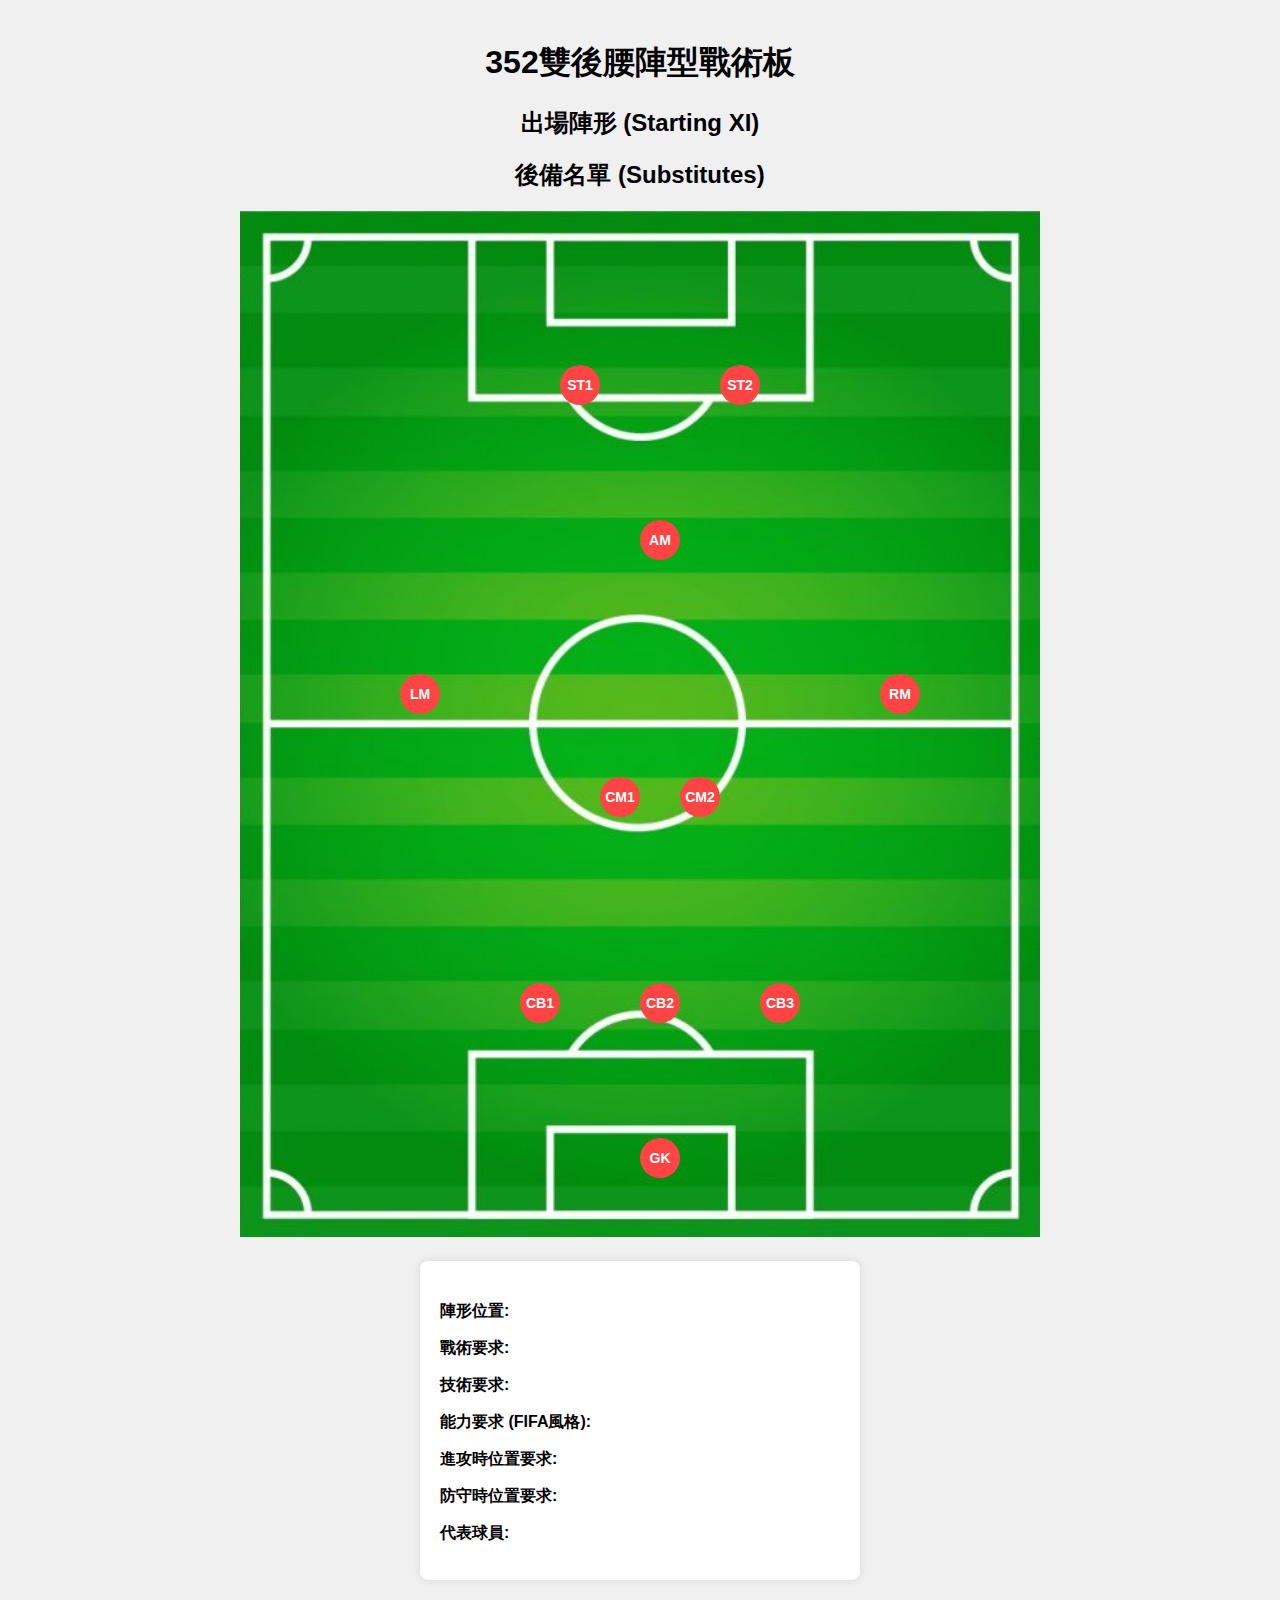
<file: index.html>
<!DOCTYPE html>
<html lang="zh-Hant">
<head>
    <meta charset="UTF-8">
    <meta name="viewport" content="width=device-width, initial-scale=1.0">
    <title>352陣型足球戰術板</title>
    <link rel="stylesheet" href="styles.css">
</head>
<body>
    <div class="container">
        <h1>352雙後腰陣型戰術板</h1>
        <div class="content-wrapper">
            <div class="team-selection" id="team-selection">
                <h2>出場陣形 (Starting XI)</h2>
                <div id="starting-xi">
                    <!-- 動態生成位置和選擇框 -->
                </div>
                <h2>後備名單 (Substitutes)</h2>
                <div id="substitutes">
                    <!-- 動態生成後備選擇 -->
                </div>
            </div>
            <div class="football-pitch">
                <img src="football_pitch.jpg" alt="足球場地" id="pitch">
                <div class="player" id="gk" style="top: 90%; left: 50%;" onclick="showPlayerInfo('gk')">GK</div>
                <div class="player" id="cb1" style="top: 75%; left: 35%;" onclick="showPlayerInfo('cb1')">CB1</div>
                <div class="player" id="cb2" style="top: 75%; left: 50%;" onclick="showPlayerInfo('cb2')">CB2</div>
                <div class="player" id="cb3" style="top: 75%; left: 65%;" onclick="showPlayerInfo('cb3')">CB3</div>
                <div class="player" id="cm1" style="top: 55%; left: 45%;" onclick="showPlayerInfo('cm1')">CM1</div>
                <div class="player" id="cm2" style="top: 55%; left: 55%;" onclick="showPlayerInfo('cm2')">CM2</div>
                <div class="player" id="lm" style="top: 45%; left: 20%;" onclick="showPlayerInfo('lm')">LM</div>
                <div class="player" id="rm" style="top: 45%; left: 80%;" onclick="showPlayerInfo('rm')">RM</div>
                <div class="player" id="am" style="top: 30%; left: 50%;" onclick="showPlayerInfo('am')">AM</div>
                <div class="player" id="st1" style="top: 15%; left: 40%;" onclick="showPlayerInfo('st1')">ST1</div>
                <div class="player" id="st2" style="top: 15%; left: 60%;" onclick="showPlayerInfo('st2')">ST2</div>
            </div>
            <div class="player-info" id="player-info">
                <h2 id="player-position"></h2>
                <p><strong>陣形位置:</strong> <span id="position"></span></p>
                <p><strong>戰術要求:</strong> <span id="tactics"></span></p>
                <p><strong>技術要求:</strong> <span id="technical"></span></p>
                <p><strong>能力要求 (FIFA風格):</strong> <span id="attributes"></span></p>
                <p><strong>進攻時位置要求:</strong> <span id="attack"></span></p>
                <p><strong>防守時位置要求:</strong> <span id="defense"></span></p>
                <p><strong>代表球員:</strong> <span id="example"></span></p>
            </div>
        </div>
    </div>
    <script src="script.js"></script>
</body>
</html>
</file>
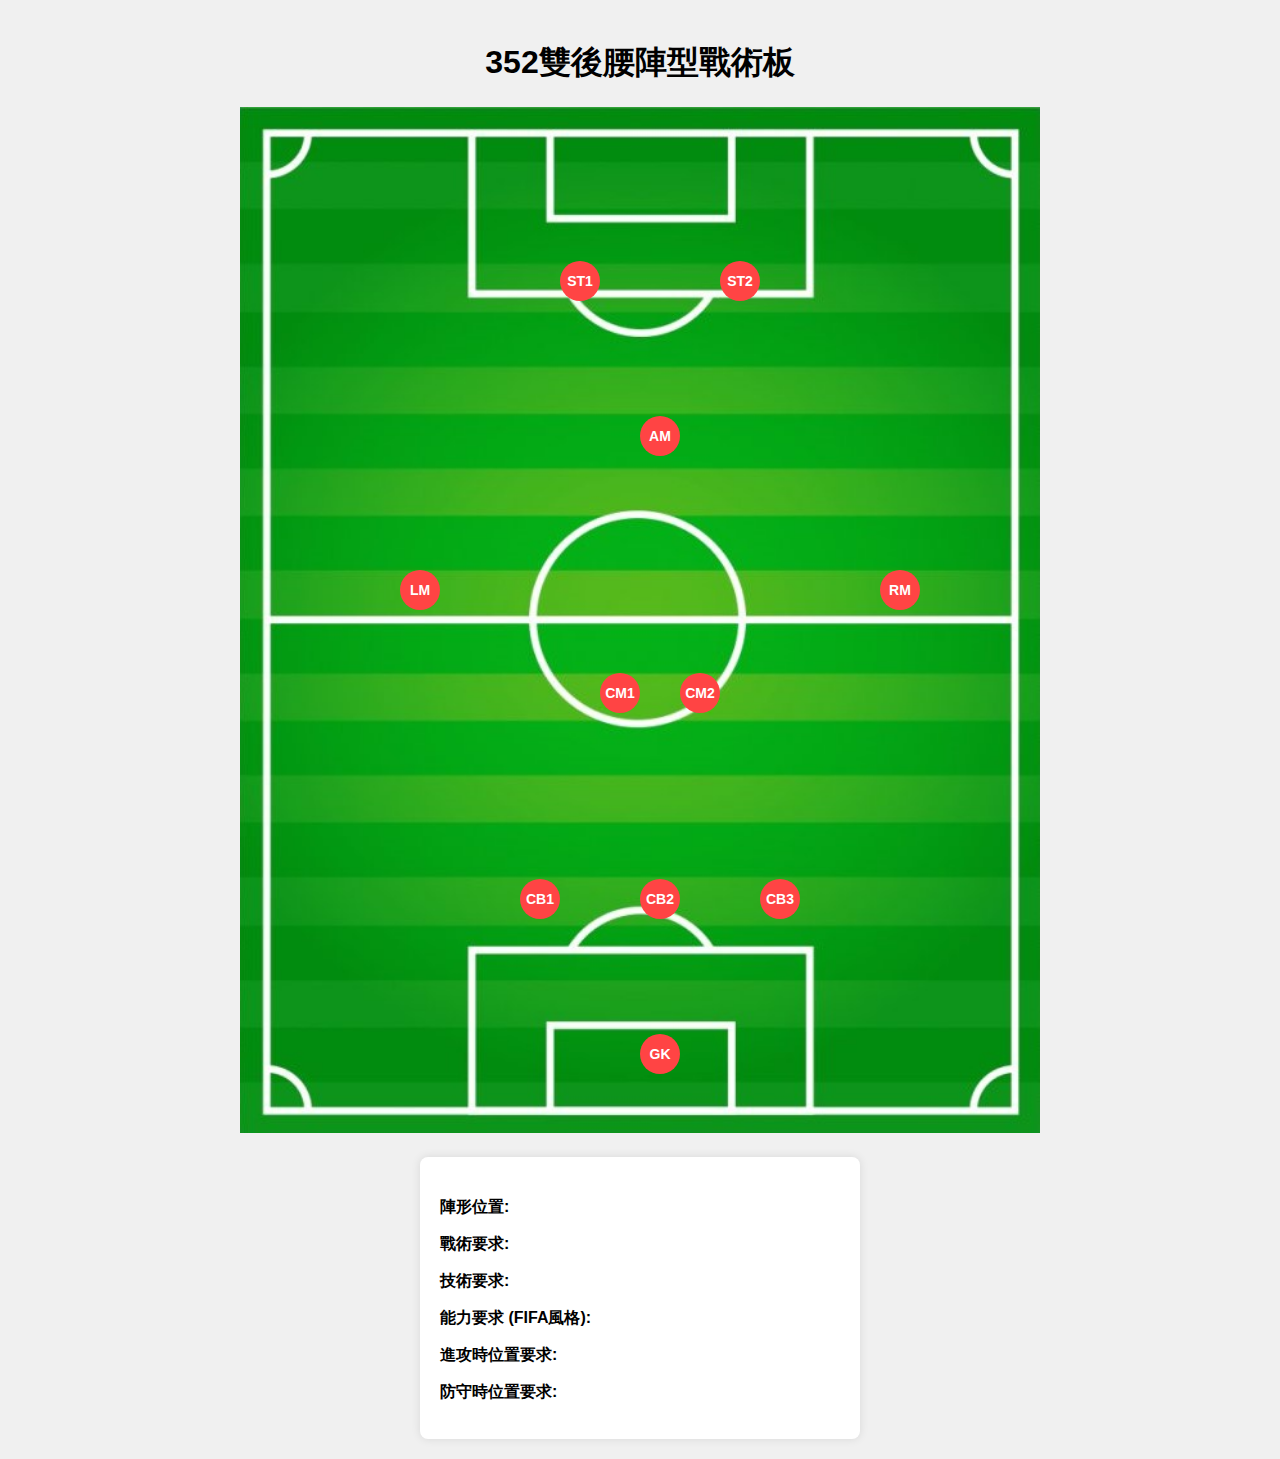
<file: football tactics board/index.html>
<!DOCTYPE html>
<html lang="zh-Hant">
<head>
    <meta charset="UTF-8">
    <meta name="viewport" content="width=device-width, initial-scale=1.0">
    <title>352陣型足球戰術板</title>
    <link rel="stylesheet" href="styles.css">
</head>
<body>
    <div class="container">
        <h1>352雙後腰陣型戰術板</h1>
        <div class="football-pitch">
            <img src="football_pitch.jpg" alt="足球場地" id="pitch">
            <!-- 球員位置標記 -->
            <div class="player" id="gk" style="top: 90%; left: 50%;" onclick="showPlayerInfo('gk')">GK</div>
            <div class="player" id="cb1" style="top: 75%; left: 35%;" onclick="showPlayerInfo('cb1')">CB1</div>
            <div class="player" id="cb2" style="top: 75%; left: 50%;" onclick="showPlayerInfo('cb2')">CB2</div>
            <div class="player" id="cb3" style="top: 75%; left: 65%;" onclick="showPlayerInfo('cb3')">CB3</div>
            <div class="player" id="cm1" style="top: 55%; left: 45%;" onclick="showPlayerInfo('cm1')">CM1</div>
            <div class="player" id="cm2" style="top: 55%; left: 55%;" onclick="showPlayerInfo('cm2')">CM2</div>
            <div class="player" id="lm" style="top: 45%; left: 20%;" onclick="showPlayerInfo('lm')">LM</div>
            <div class="player" id="rm" style="top: 45%; left: 80%;" onclick="showPlayerInfo('rm')">RM</div>
            <div class="player" id="am" style="top: 30%; left: 50%;" onclick="showPlayerInfo('am')">AM</div>
            <div class="player" id="st1" style="top: 15%; left: 40%;" onclick="showPlayerInfo('st1')">ST1</div>
            <div class="player" id="st2" style="top: 15%; left: 60%;" onclick="showPlayerInfo('st2')">ST2</div>
        </div>
        <div class="player-info" id="player-info">
            <h2 id="player-position"></h2>
            <p><strong>陣形位置:</strong> <span id="position"></span></p>
            <p><strong>戰術要求:</strong> <span id="tactics"></span></p>
            <p><strong>技術要求:</strong> <span id="technical"></span></p>
            <p><strong>能力要求 (FIFA風格):</strong> <span id="attributes"></span></p>
            <p><strong>進攻時位置要求:</strong> <span id="attack"></span></p>
            <p><strong>防守時位置要求:</strong> <span id="defense"></span></p>
        </div>
    </div>
    <script src="script.js"></script>
</body>
</html>
</file>
<file: styles.css>
body {
    font-family: Arial, sans-serif;
    background-color: #f0f0f0;
    margin: 0;
    padding: 20px;
}

.container {
    max-width: 1200px;
    margin: 0 auto;
    text-align: center;
}

.football-pitch {
    position: relative;
    width: 100%;
    max-width: 800px;
    margin: 0 auto;
}

.football-pitch img {
    width: 100%;
    height: auto;
}

.player {
    position: absolute;
    width: 40px;
    height: 40px;
    background-color: #ff4444;
    color: white;
    border-radius: 50%;
    display: flex;
    align-items: center;
    justify-content: center;
    cursor: pointer;
    font-size: 14px;
    font-weight: bold;
}

.player:hover {
    background-color: #ff6666;
}

.player-info {
    margin-top: 20px;
    padding: 20px;
    background-color: white;
    border-radius: 8px;
    box-shadow: 0 0 10px rgba(0, 0, 0, 0.1);
    text-align: left;
    max-width: 400px;
    margin-left: auto;
    margin-right: auto;
}
</file>
<file: football tactics board/styles.css>
body {
    font-family: Arial, sans-serif;
    background-color: #f0f0f0;
    margin: 0;
    padding: 20px;
}

.container {
    max-width: 1200px;
    margin: 0 auto;
    text-align: center;
}

.football-pitch {
    position: relative;
    width: 100%;
    max-width: 800px;
    margin: 0 auto;
}

.football-pitch img {
    width: 100%;
    height: auto;
}

.player {
    position: absolute;
    width: 40px;
    height: 40px;
    background-color: #ff4444;
    color: white;
    border-radius: 50%;
    display: flex;
    align-items: center;
    justify-content: center;
    cursor: pointer;
    font-size: 14px;
    font-weight: bold;
}

.player:hover {
    background-color: #ff6666;
}

.player-info {
    margin-top: 20px;
    padding: 20px;
    background-color: white;
    border-radius: 8px;
    box-shadow: 0 0 10px rgba(0, 0, 0, 0.1);
    text-align: left;
    max-width: 400px;
    margin-left: auto;
    margin-right: auto;
}
</file>
